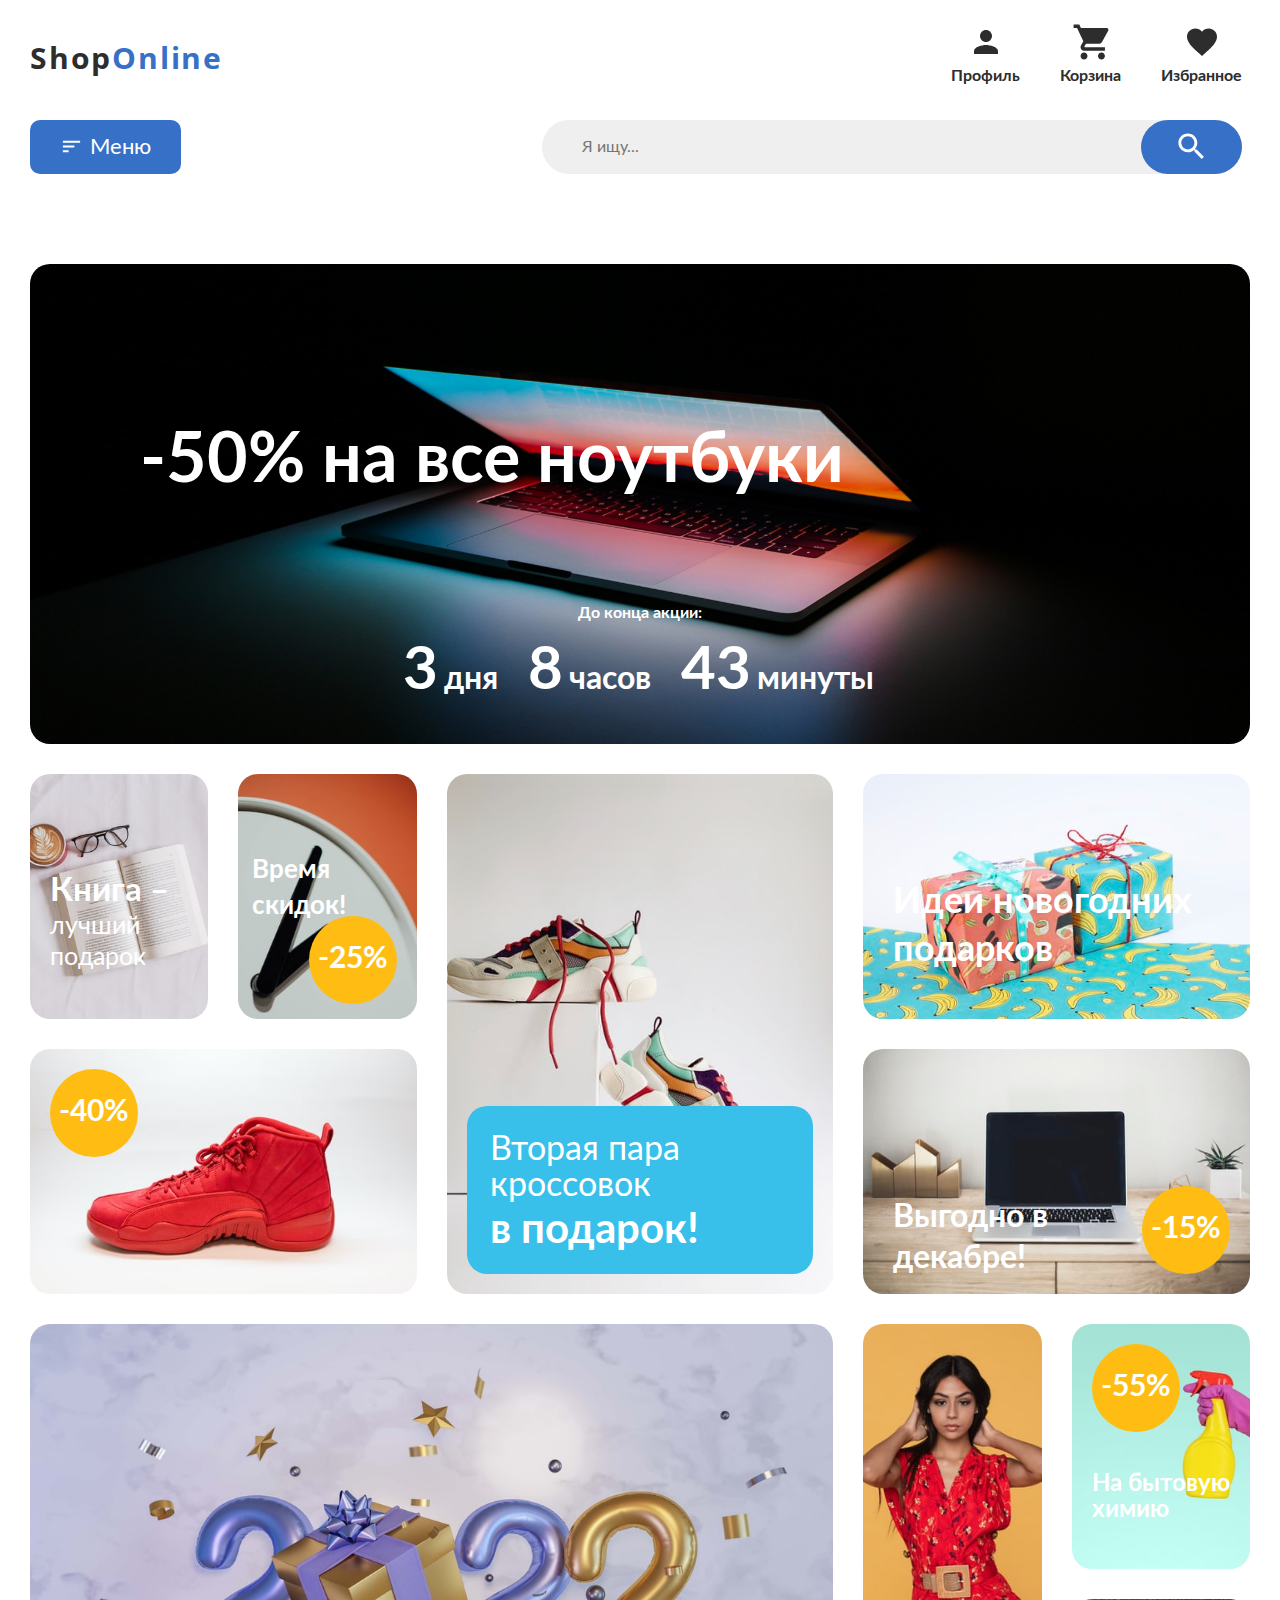
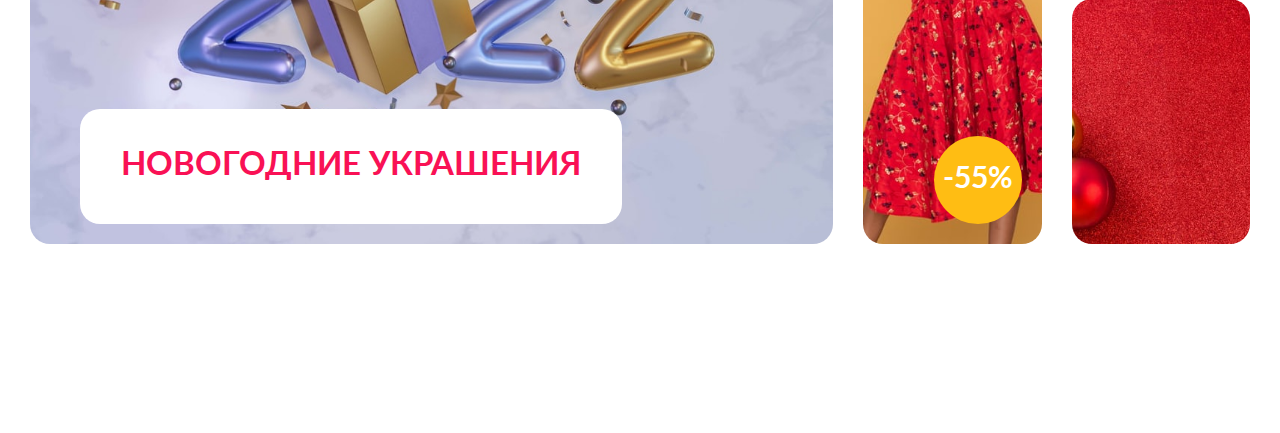
<file: index.html>
<!DOCTYPE html>
<html lang="ru">
<head>
  <meta charset="UTF-8">
  <meta http-equiv="X-UA-Compatible" content="IE=edge">
  <meta name="viewport" content="width=device-width, initial-scale=1.0">
  <link rel="icon" type="image/png" href="img/favicon/Shop_Online_favicon.png">
  <link rel="preload" href="fonts/lato-regular.woff2" as="font" type="font/woff2" crossorigin>
  <link rel="preload" href="fonts/lato-bold.woff2" as="font" type="font/woff2" crossorigin>
  <link rel="preload" href="fonts/OpenSans-Bold.woff2" as="font" type="font/woff2" crossorigin>
  <link rel="stylesheet" href="./style/index.css">
  <title>ShopOnline</title>
</head>
<body>
  <header class="header">
    <div class="container">
      <div class="header__grid">

        <div class="header__logo">
          <a href="#" class="header__logo-link">
            Shop<span>Online</span>
          </a>
        </div>
    
        <button class="header__menu-btn" id="menu" name="menu" type="submit">
          <div class="header__menu-burger">
            <img src="img/header/burger.svg" alt="Иконка списка">
          </div>
          <div class="header__menu-text">
            Меню
          </div>
        </button>

        <div class="header__search">
          <input class="header__search-input" type="search" name="search" placeholder="Я ищу...">
          <button class="header__search-btn" id="search" name="search" type="search">
            <img class="header__search-img" src="img/header/search.svg" alt="Лупа">
          </button>
        </div>

        <div class="header__icons">

          <a hreh="#" class="header__icons-item">
            <img class="header__icons-img" src="img/header/person.svg" alt="">
            <div class="header__icons-text">Профиль</div>
          </a>

          <a hreh="#" class="header__icons-item">
            <img class="header__icons-img" src="img/header/basket.svg" alt="">
            <div class="header__icons-text">Корзина</div>
          </a>

          <a hreh="#" class="header__icons-item">
            <img class="header__icons-img" src="img/header/favorite.svg" alt="">
            <div class="header__icons-text">Избранное</div>
          </a>

        </div>
      </div>

    </div>
  </header>

  <main>
    <section class="promo">
      <div class="container">
        <h1 class="promo__title visually-hidden">Промо-акции в 2022 году</h1>

        <ul class="promo__list">

          <li class="promo__banner">
            <a href="#">
              <img class="promo__img" src="img/promo/banner.jpg" alt="">
              <p class="promo__banner-text">-50% на все ноутбуки</p>

              <div class="promo__banner-timer">
                <div class="promo__banner-timer-title">
                  До конца акции:
                </div>
                <div class="promo__banner-timer-wrapper">

                  <div class="promo__banner-timer-value">
                    <div class="promo__banner-timer-value-number">3</div>
                    <div class="promo__banner-timer-value-text">дня</div>
                  </div>

                  <div class="promo__banner-timer-value">
                    <div class="promo__banner-timer-value-number">8</div>
                    <div class="promo__banner-timer-value-text">часов</div>
                  </div>

                  <div class="promo__banner-timer-value">
                    <div class="promo__banner-timer-value-number">43</div>
                    <div class="promo__banner-timer-value-text">минуты</div>
                  </div>                  
                </div>
              </div>

            </a>
          </li>

            <li class="promo__book">
              <a href="#">
                <img class="promo__img" src="img/promo/book.jpg" alt="">
                <div class="promo__book-text">
                  <div class="promo__book-text-top">Книга –</div>
                  <div class="promo__book-text-bottom">лучший подарок</div>
                </div>
              </a>
            </li>

          <li class="promo__clock">
            <a href="#">
              <img class="promo__img" src="img/promo/clock.jpg" alt="">
              <div class="promo__clock-text">
                <div class="promo__clock-text-title">Время скидок!</div>
                <div class="promo__clock-text-discount circle">-25%</div>
              </div>
            </a>
          </li>

          <li class="promo__second-pair">
            <a href="#">
              <img class="promo__img" src="img/promo/second_pair.jpg" alt="">
              <div class="promo__second-pair-text">
                <div class="promo__second-pair-text-top">
                  Вторая пара кроссовок
                </div>
                <div class="promo__second-pair-text-bottom">
                  в подарок!
                </div>
              </div>
            </a>
          </li>

          <li class="promo__gifts">
            <a href="#">
              <img class="promo__img" src="img/promo/gifts.jpg" alt="">
              <div class="promo__gifts-text">Идеи новогодних 
                подарков
              </div>
            </a>
          </li>

          <li class="promo__sneakers">
            <a href="#">
              <img class="promo__img" src="img/promo/sneakers.jpg" alt="">
              <div class="promo__sneakers-discount circle">-40%</div>
            </a>
          </li>          

          <li class="promo__laptop">
            <a href="#">
              <img class="promo__img" src="img/promo/laptop.jpg" alt="">
              <div class="promo__laptop-title">Выгодно в декабре!</div>
              <div class="promo__laptop-discount circle">-15%</div>
            </a>
          </li>

          <li class="promo__new-year">
            <a href="#">
              <img class="promo__img" src="img/promo/2022.jpg" alt="">
              <div class="promo__new-year-text">новогодние украшения</div>
            </a>
          </li>

          <li class="promo__dress">
            <a href="#">
              <img class="promo__img" src="img/promo/dress.jpg" alt="">
              <div class="promo__dress-discount circle">-55%</div>
            </a>
          </li>

          <li class="promo__clean">
            <a href="#">
              <img class="promo__img" src="img/promo/clean.jpg" alt="">
                <div class="promo__clean-discount circle">-55%</div>
                <div class="promo__clean-title"> На бытовую химию</div>
            </a>
          </li>

          <li class="promo__balls">
            <a href="#">
              <img class="promo__img" src="img/promo/balls.jpg" alt="">
            </a>
          </li>

        </ul>

      </div>
    
    </section>
  </main>
</body>
</html>
</file>
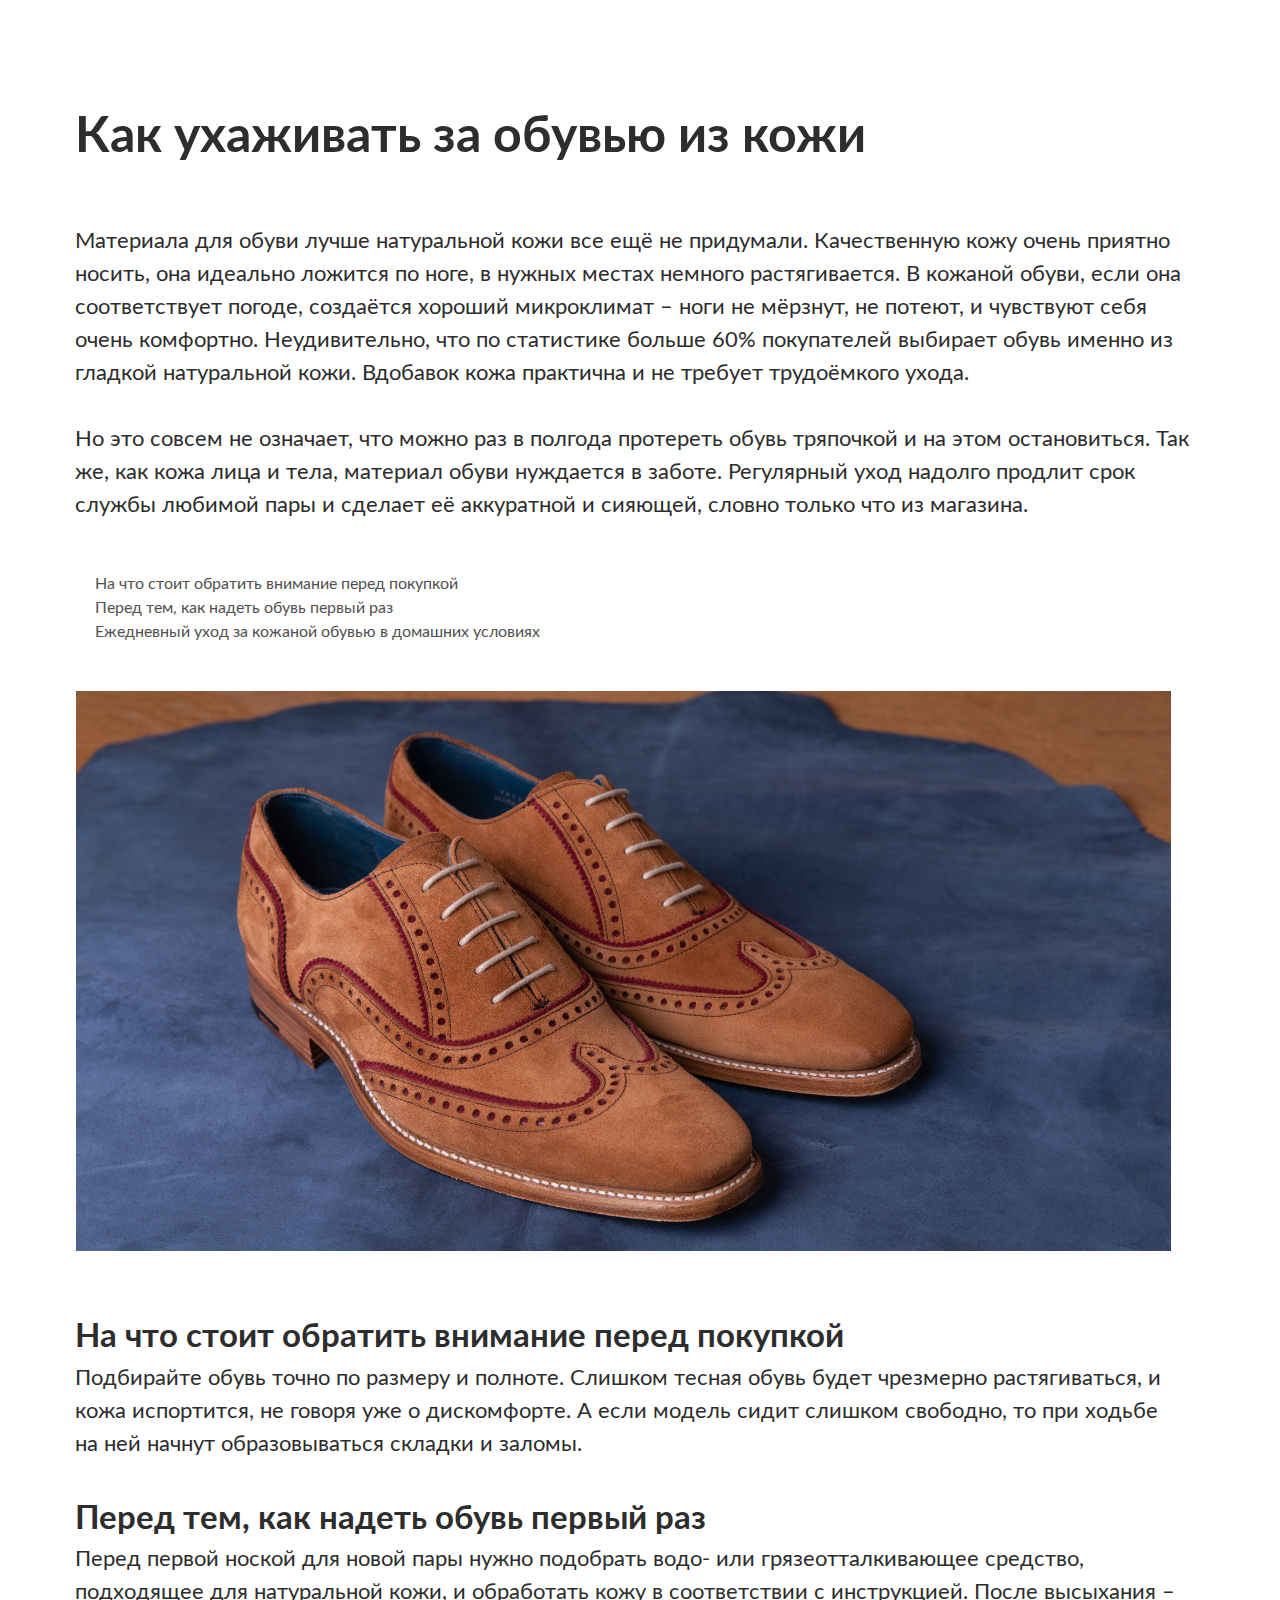
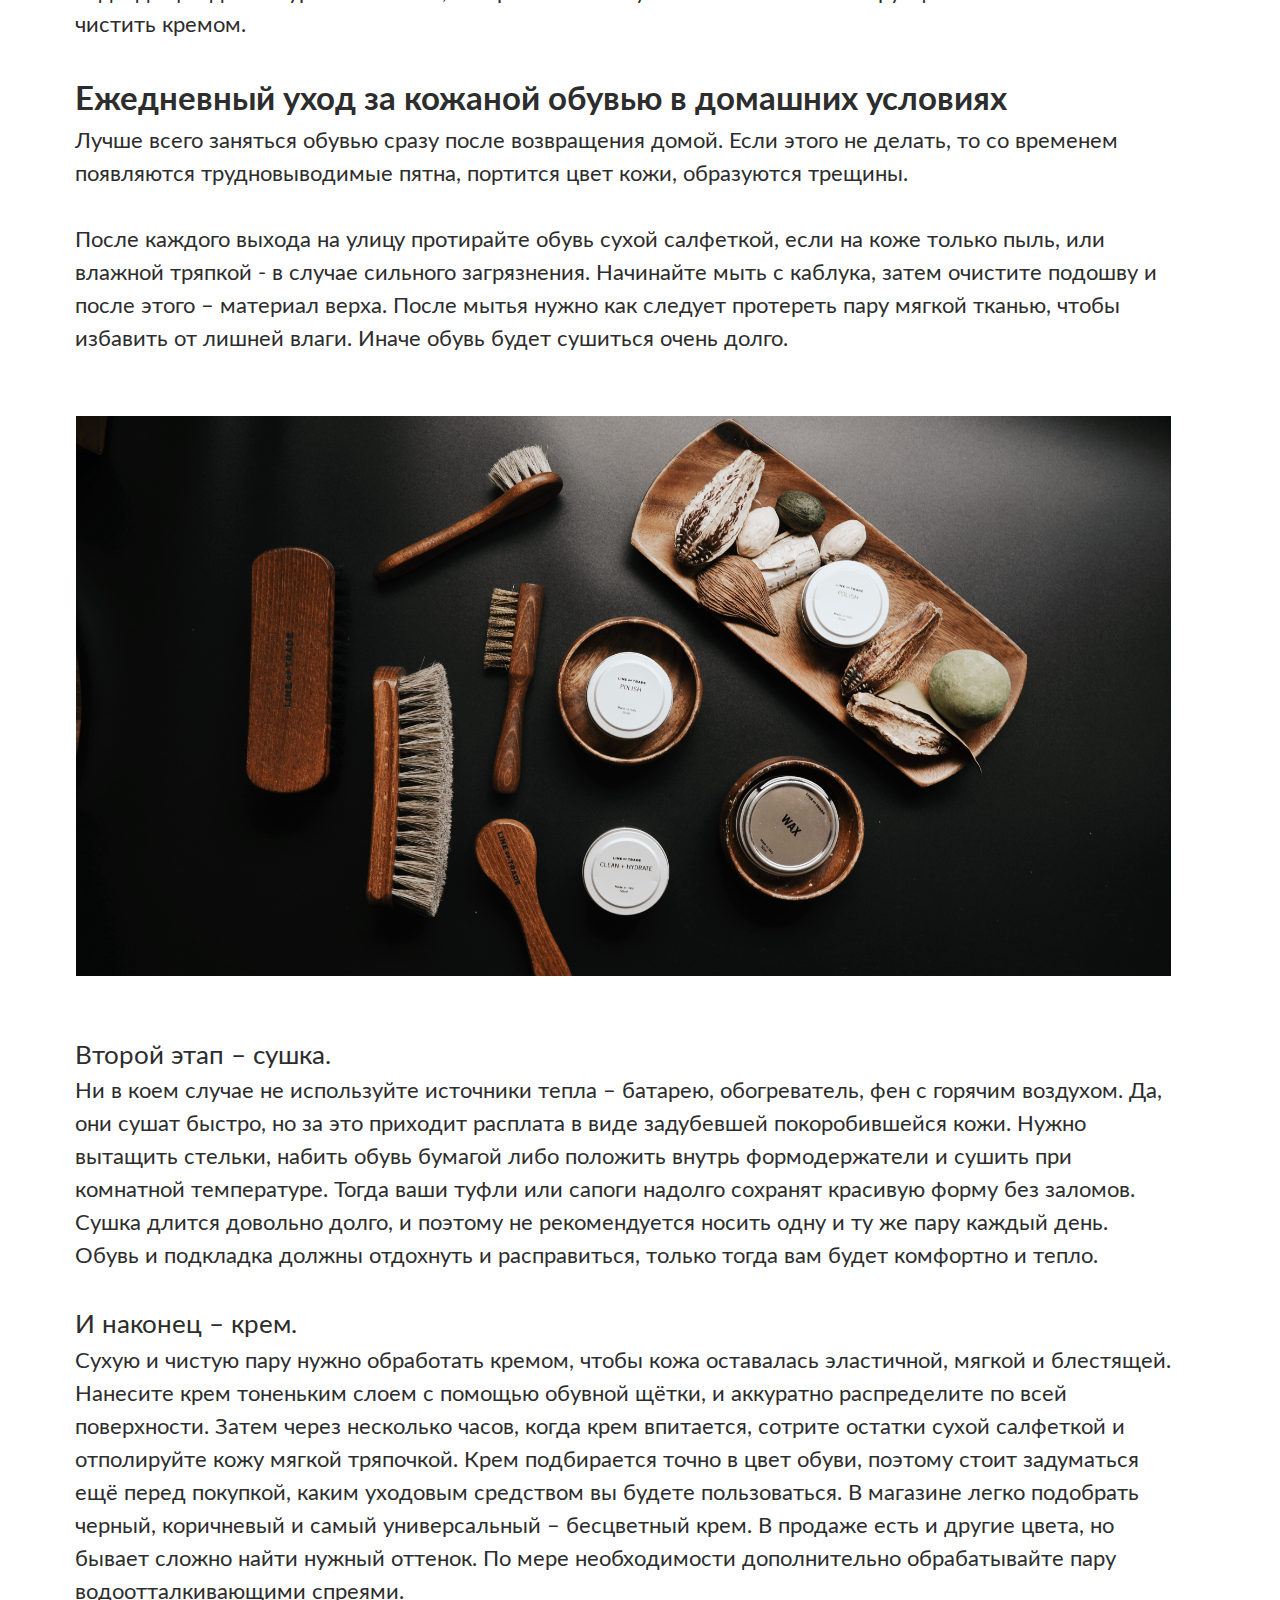
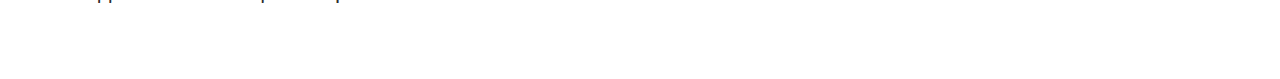
<file: article.html>
<!DOCTYPE html>
<html lang="ru">
<head>
  <meta charset="UTF-8">
  <meta http-equiv="X-UA-Compatible" content="IE=edge">
  <meta name="viewport" content="width=device-width, initial-scale=1.0">

  <link rel="preload" href="fonts/lato-regular.woff2" as="font" type="font/woff2" crossorigin>
  <link rel="preload" href="fonts/lato-bold.woff2" as="font" type="font/woff2" crossorigin>
  
  <link rel="stylesheet" href="/style/index.css">
  <title>ShopOnline</title>
</head>
<body>
  <article class="article">
      <h1 class="article__head-title">Как ухаживать за обувью из кожи</h1>
      <p class="article__text">Материала для обуви лучше натуральной кожи все ещё не придумали. Качественную кожу очень приятно носить, она идеально ложится по ноге, в нужных местах немного растягивается. В кожаной обуви, если она соответствует погоде, создаётся хороший микроклимат – ноги не мёрзнут, не потеют, и чувствуют себя очень комфортно. Неудивительно, что по статистике больше 60% покупателей выбирает обувь именно из гладкой натуральной кожи. Вдобавок кожа практична и не требует трудоёмкого ухода.</p>
      <p class="article__text">Но это совсем не означает, что можно раз в полгода протереть обувь тряпочкой и на этом остановиться. Так же, как кожа лица и тела, материал обуви нуждается в заботе. Регулярный уход надолго продлит срок службы любимой пары и сделает её аккуратной и сияющей, словно только что из магазина.</p>
      
      <nav class="menu">
        <ol class="menu__list">
          <li class="menu__item"><a class="menu__link" href="#attention">На что стоит обратить внимание перед покупкой</a></li>
          <li class="menu__item"><a class="menu__link" href="#first">Перед тем, как надеть обувь первый раз</a></li>
          <li class="menu__item"><a class="menu__link" href="#care">Ежедневный уход за кожаной обувью в домашних условиях</a></li>
        </ol>
      </nav>

    <div id="attention" class="wrapper">

      <section class="section">
        <img class="article__img" src="img/article/boots.png" alt="Ботинки">
        <h2  class="article__title">На что стоит обратить внимание перед покупкой</h2>
        <p class="article__text">Подбирайте обувь точно по размеру и полноте. Слишком тесная обувь будет чрезмерно растягиваться, и кожа испортится, не говоря уже о дискомфорте. А если модель сидит слишком свободно, то при ходьбе на ней начнут образовываться складки и заломы.
        </p>
      </section>

      <section id="first" class="section">
        <h2 class="article__title">Перед тем, как надеть обувь первый раз </h2>
        <p class="article__text">Перед первой ноской для новой пары нужно подобрать водо- или грязеотталкивающее средство, подходящее для натуральной кожи, и обработать кожу в соответствии с инструкцией. После высыхания – чистить кремом. 
        </p>
      </section>

      <section id="care" class="section">
        <h2 class="article__title">Ежедневный уход за кожаной обувью в домашних условиях</h2>
        <p class="article__text">Лучше всего заняться обувью сразу после возвращения домой. Если этого не делать, то со временем появляются трудновыводимые пятна, портится цвет кожи, образуются трещины.</p>
        <p class="article__text">После каждого выхода на улицу протирайте обувь сухой салфеткой, если на коже только пыль, или влажной тряпкой - в случае сильного загрязнения. Начинайте мыть с каблука, затем очистите подошву и после этого – материал верха. После мытья нужно как следует протереть пару мягкой тканью, чтобы избавить от лишней влаги. Иначе обувь будет сушиться очень долго.
        </p>

        <section class="section">
          <img class="article__img" src="img/article/cream.png" alt="Средства ухода">
          <h3 class="article__subtitle">Второй этап – сушка.</h3>
          <p class="article__text">Ни в коем случае не используйте источники тепла – батарею, обогреватель, фен с горячим воздухом. Да, они сушат быстро, но за это приходит расплата в виде задубевшей покоробившейся кожи. 
          Нужно вытащить стельки, набить обувь бумагой либо положить внутрь формодержатели и сушить при комнатной температуре. Тогда ваши туфли или сапоги надолго сохранят красивую форму без заломов. 
          Сушка длится довольно долго, и поэтому не рекомендуется носить одну и ту же пару каждый день. Обувь и подкладка должны отдохнуть и расправиться, только тогда вам будет комфортно и тепло.
          </p>
        </section>
        
        <section class="section">
          <h3 class="article__subtitle">И наконец – крем.</h3>
          <p class="article__text">Сухую и чистую пару нужно обработать кремом, чтобы кожа оставалась эластичной, мягкой и блестящей.
          Нанесите крем тоненьким слоем с помощью обувной щётки, и аккуратно распределите по всей поверхности. Затем через несколько часов, когда крем впитается, сотрите остатки сухой салфеткой и отполируйте кожу мягкой тряпочкой. 
          Крем подбирается точно в цвет обуви, поэтому стоит задуматься ещё перед покупкой, каким уходовым средством вы будете пользоваться. 
          В магазине легко подобрать черный, коричневый и самый универсальный – бесцветный крем. В продаже есть и другие цвета, но бывает сложно найти нужный оттенок.
          По мере необходимости дополнительно обрабатывайте пару водоотталкивающими спреями.
          </p>
        </section>

      </section>
    </div>
  </article>
</body>
</html>
</file>
<file: style/index.css>
@import "./var.css";
@import "./normalize.css";
@import "./global-style.css";
@import "./fonts.css";
@import "./article.css";
@import "./menu-article.css";
@import "./header.css";
@import "./promo.css";
</file>
